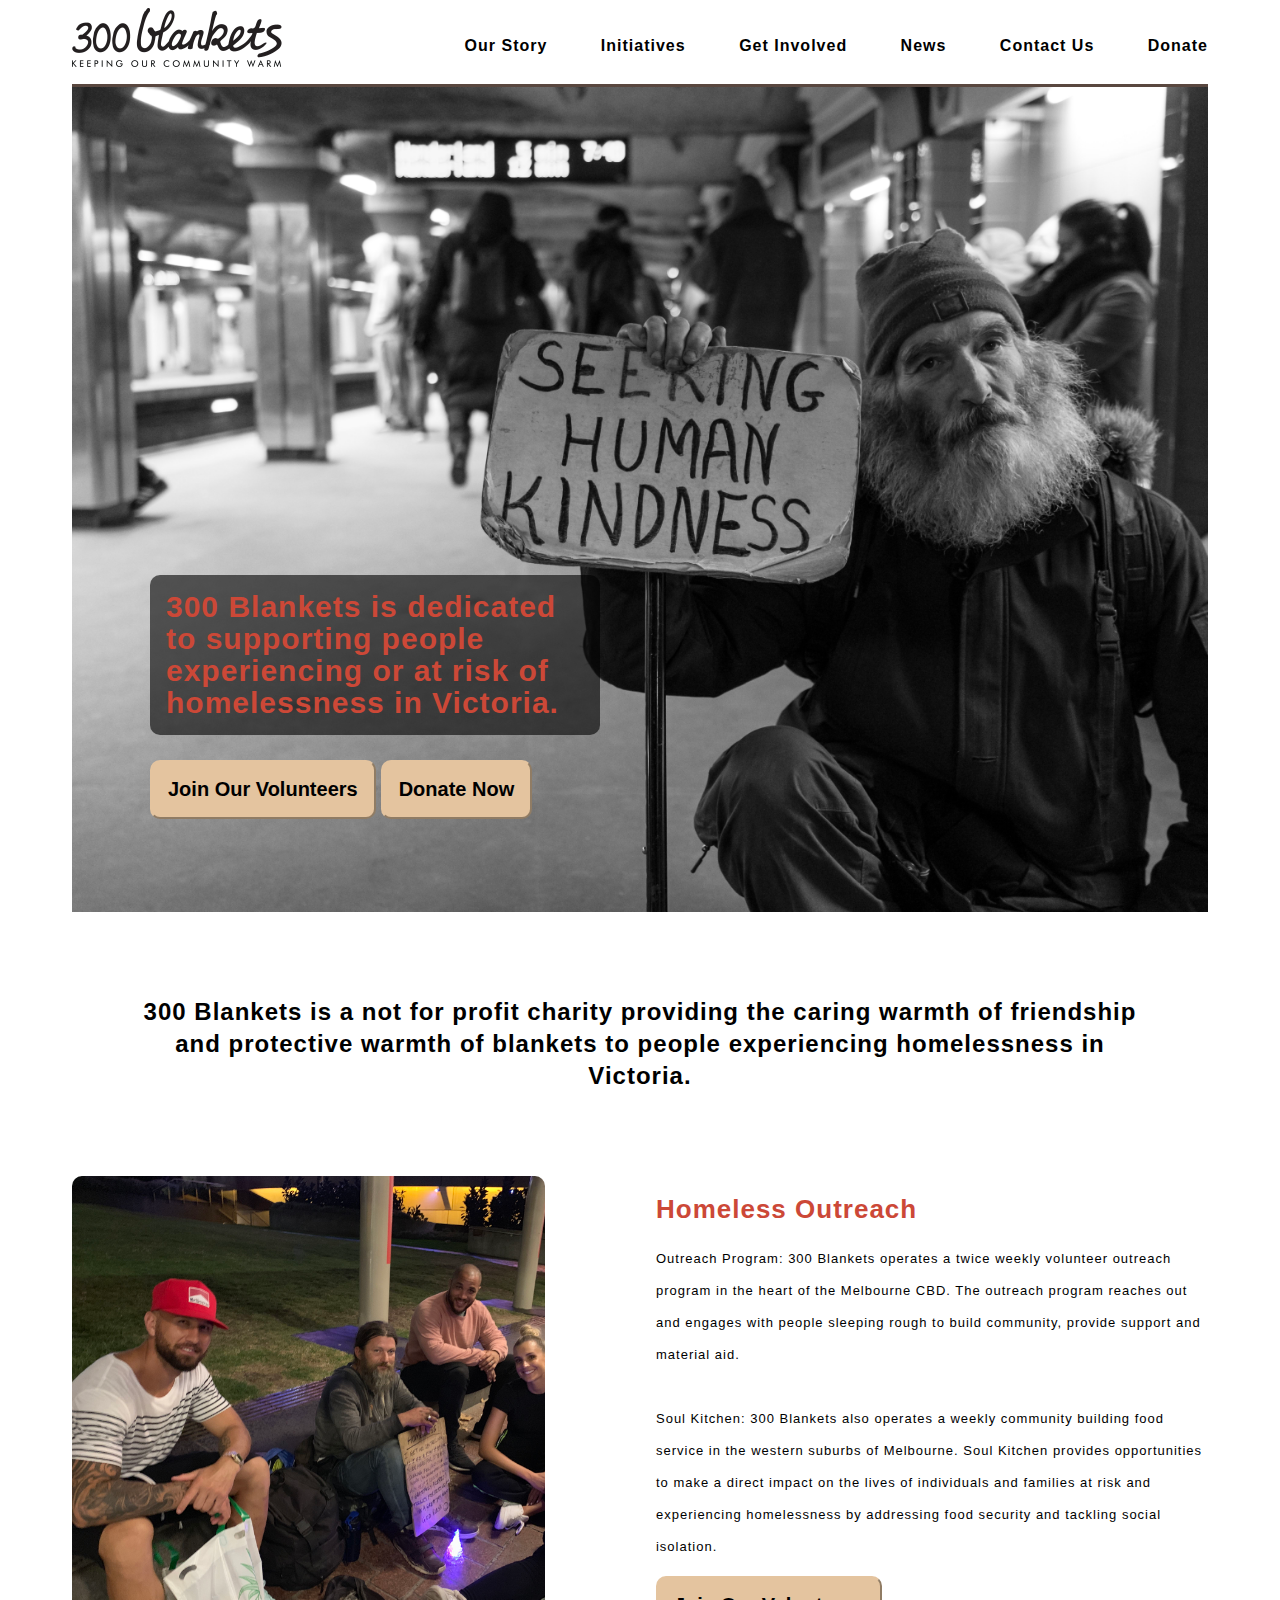
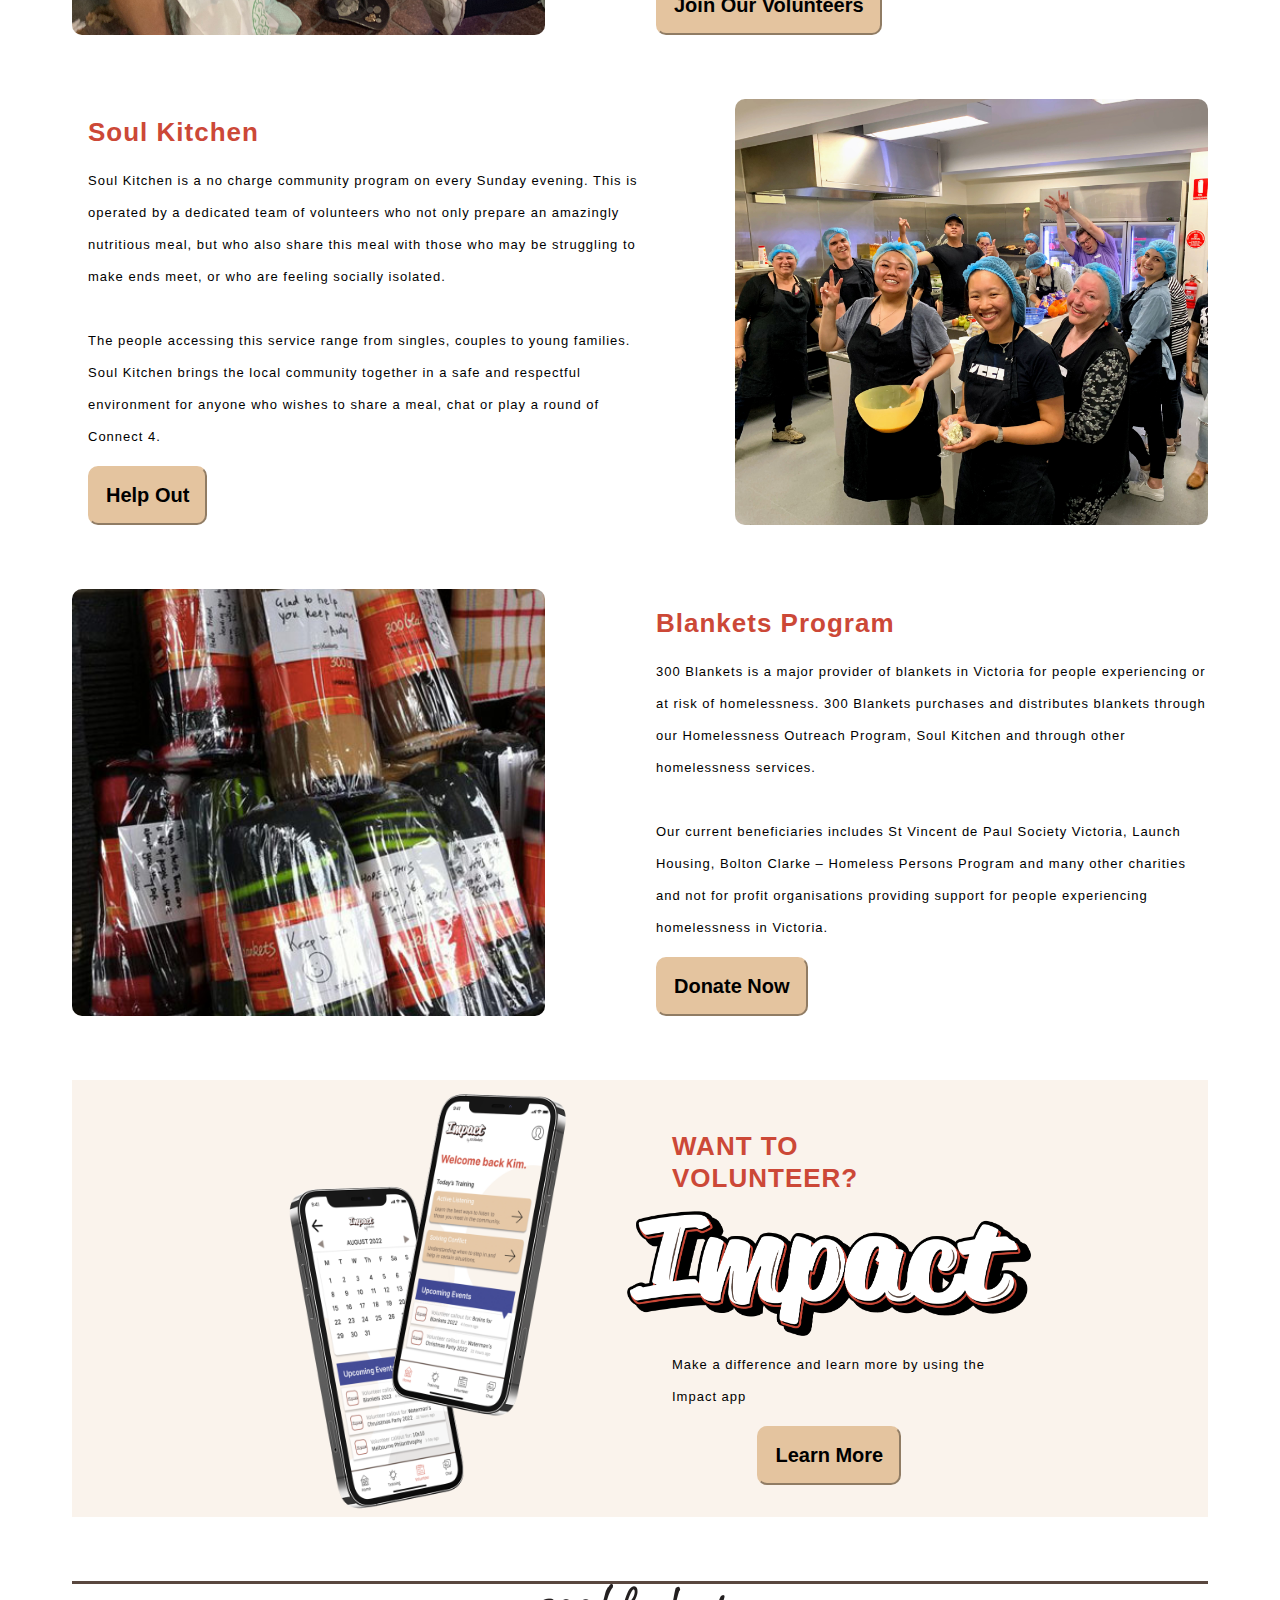
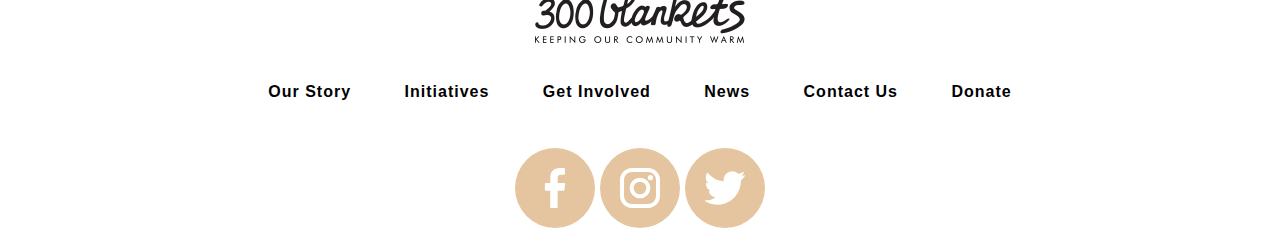
<file: index.html>
<!DOCTYPE html>
<html lang="en">
<head>
    <meta charset="UTF-8">
    <meta http-equiv="X-UA-Compatible" content="IE=edge">
    <meta name="viewport" content="width=device-width, initial-scale=1.0">
    <link rel="stylesheet" href="./css/style.css">
    <title>300 Blankets</title>
</head>
<body>
    <header>
        <div class="nav-bar">
            <!-- <div class="logo"></div> -->
            <img class= "logo" src="./images/300-Blankets-logo.png" alt="300 Blankets Logo">
            <div class="nav-links">
                <a class="our-story" href="#">Our Story</a>
                <a class="initiatives" href="#">Initiatives</a>
                <a class="get-involved" href="#">Get Involved</a>
                <a class="news" href="#">News</a>
                <a class="contact-us" href="#">Contact Us</a>
                <a class="donate" href="#">Donate</a>
            </div>
            <img class="burger" src="./images/menu-1.svg" alt="Burger Menu">
        </div>
    </header>

    <section>
        <div class="hero-image"></div>
        <div class="hero-content">
            <div class="text-bg">
                <h2 class="hero-text">300 Blankets is 
                    dedicated to supporting
                    people experiencing or at 
                    risk of homelessness in Victoria.</h2>
            </div>
            <button class="main-button">Join Our Volunteers</button>
            <button class="main-button">Donate Now</button>
        </div>
    </section>

    <div class="tag-line">
        <h2>300 Blankets is a not for profit charity providing the caring warmth 
        of friendship and protective warmth of blankets to people experiencing 
        homelessness in Victoria.</h2>
    </div>

    <section id="grid">
        <div class="grid-image-1"></div>
        <div class="info-1">
            <h1 class="header">Homeless Outreach</h1>
            <p>Outreach Program: 300 Blankets operates a twice weekly 
                volunteer outreach program in the heart of the Melbourne 
                CBD. The outreach program reaches out and engages with 
                people sleeping rough to build community, provide support 
                and material aid.<br><br>

                Soul Kitchen: 300 Blankets also operates a weekly community 
                building food service in the western suburbs of Melbourne. 
                Soul Kitchen provides opportunities to make a direct impact 
                on the lives of individuals and families at risk and 
                experiencing homelessness by addressing food security and 
                tackling social isolation.</p>
                <button class="main-button">Join Our Volunteers</button>
        </div>
    </section>

    <section id="grid">
        <div class="info-2">
            <h1 class="header">Soul Kitchen</h1>
            <p>Soul Kitchen is a no charge community program on every Sunday 
                evening. This is operated by a dedicated team of volunteers who 
                not only prepare an amazingly nutritious meal, but who also 
                share this meal with those who may be struggling to make ends 
                meet, or who are feeling socially isolated.<Br><br>

                The people accessing this service range from singles, 
                couples to young families. Soul Kitchen brings the local 
                community together in a safe and respectful environment for 
                anyone who wishes to share a meal, chat or play a round of
                 Connect 4.</p>
                <button class="main-button">Help Out</button>
        </div>
        <div class="grid-image-2"></div>
    </section>

    <section id="grid">
        <div class="grid-image-3"></div>
        <div class="info-3">
            <h1 class="header">Blankets Program</h1>
            <p>300 Blankets is a major provider of blankets in Victoria for 
                people experiencing or at risk of homelessness. 300 Blankets 
                purchases and distributes blankets through our Homelessness 
                Outreach Program, Soul Kitchen and through other homelessness 
                services. <br><br>

                Our current beneficiaries includes St Vincent de Paul Society 
                Victoria, Launch Housing, Bolton Clarke – Homeless Persons 
                Program and many other charities and not for profit organisations
                 providing support for people experiencing homelessness in 
                 Victoria.</p>
                <button class="main-button">Donate Now</button>
        </div>
    </section>

    <section id="banner">
        <div class="banner-image"></div>
        <div class="banner-info">
            <h1>WANT TO VOLUNTEER?</h1>
            <img class="impact-logo" src="./images/impact-logo.png" alt="Impact Logo">
            <p>Make a difference and learn more by using the Impact app</p>
            <a href="./impact.html">
                <button class="main-button">Learn More</button>
            </a>
        </div>
    </section>
   
    
    <footer id="footer">
        <img src="./images/300-Blankets-logo.png" alt="300 Blankets Logo">
        <div class="footer-links">
            <a class="our-story-footer" href="#">Our Story</a>
            <a class="initiatives-footer" href="#">Initiatives</a>
            <a class="get-involved-footer" href="#">Get Involved</a>
            <a class="news-footer" href="#">News</a>
            <a class="contact-us-footer" href="#">Contact Us</a>
            <a class="donate-footer" href="#">Donate</a>
        </div>
        <div class="social-links">
            <img class="facebook" src="./images/001-facebook.svg" alt="Facebook">
            <img class="instagram" src="./images/005-instagram.svg" alt="Instagram">
            <img class="twitter" src="./images/002-twitter.svg" alt="Twitter">
        </div>
    </footer>
</body>
</html>
</file>
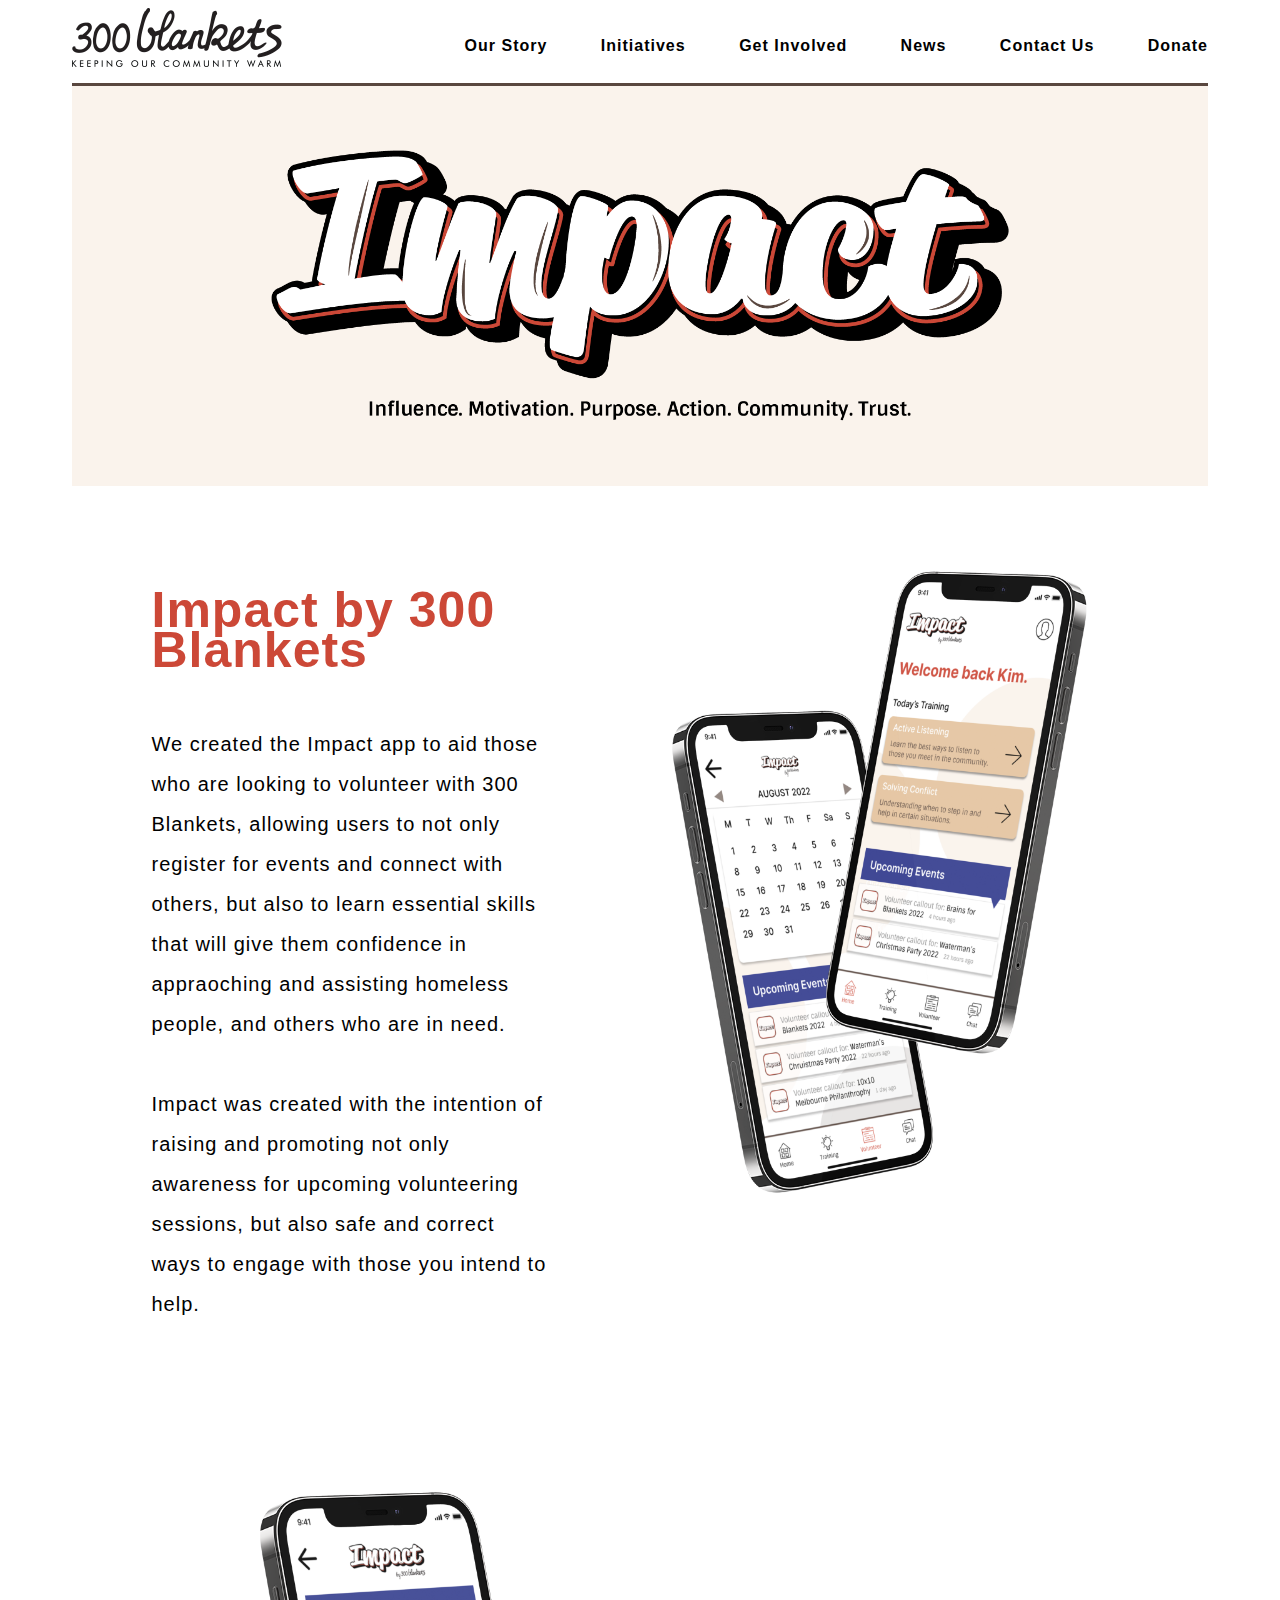
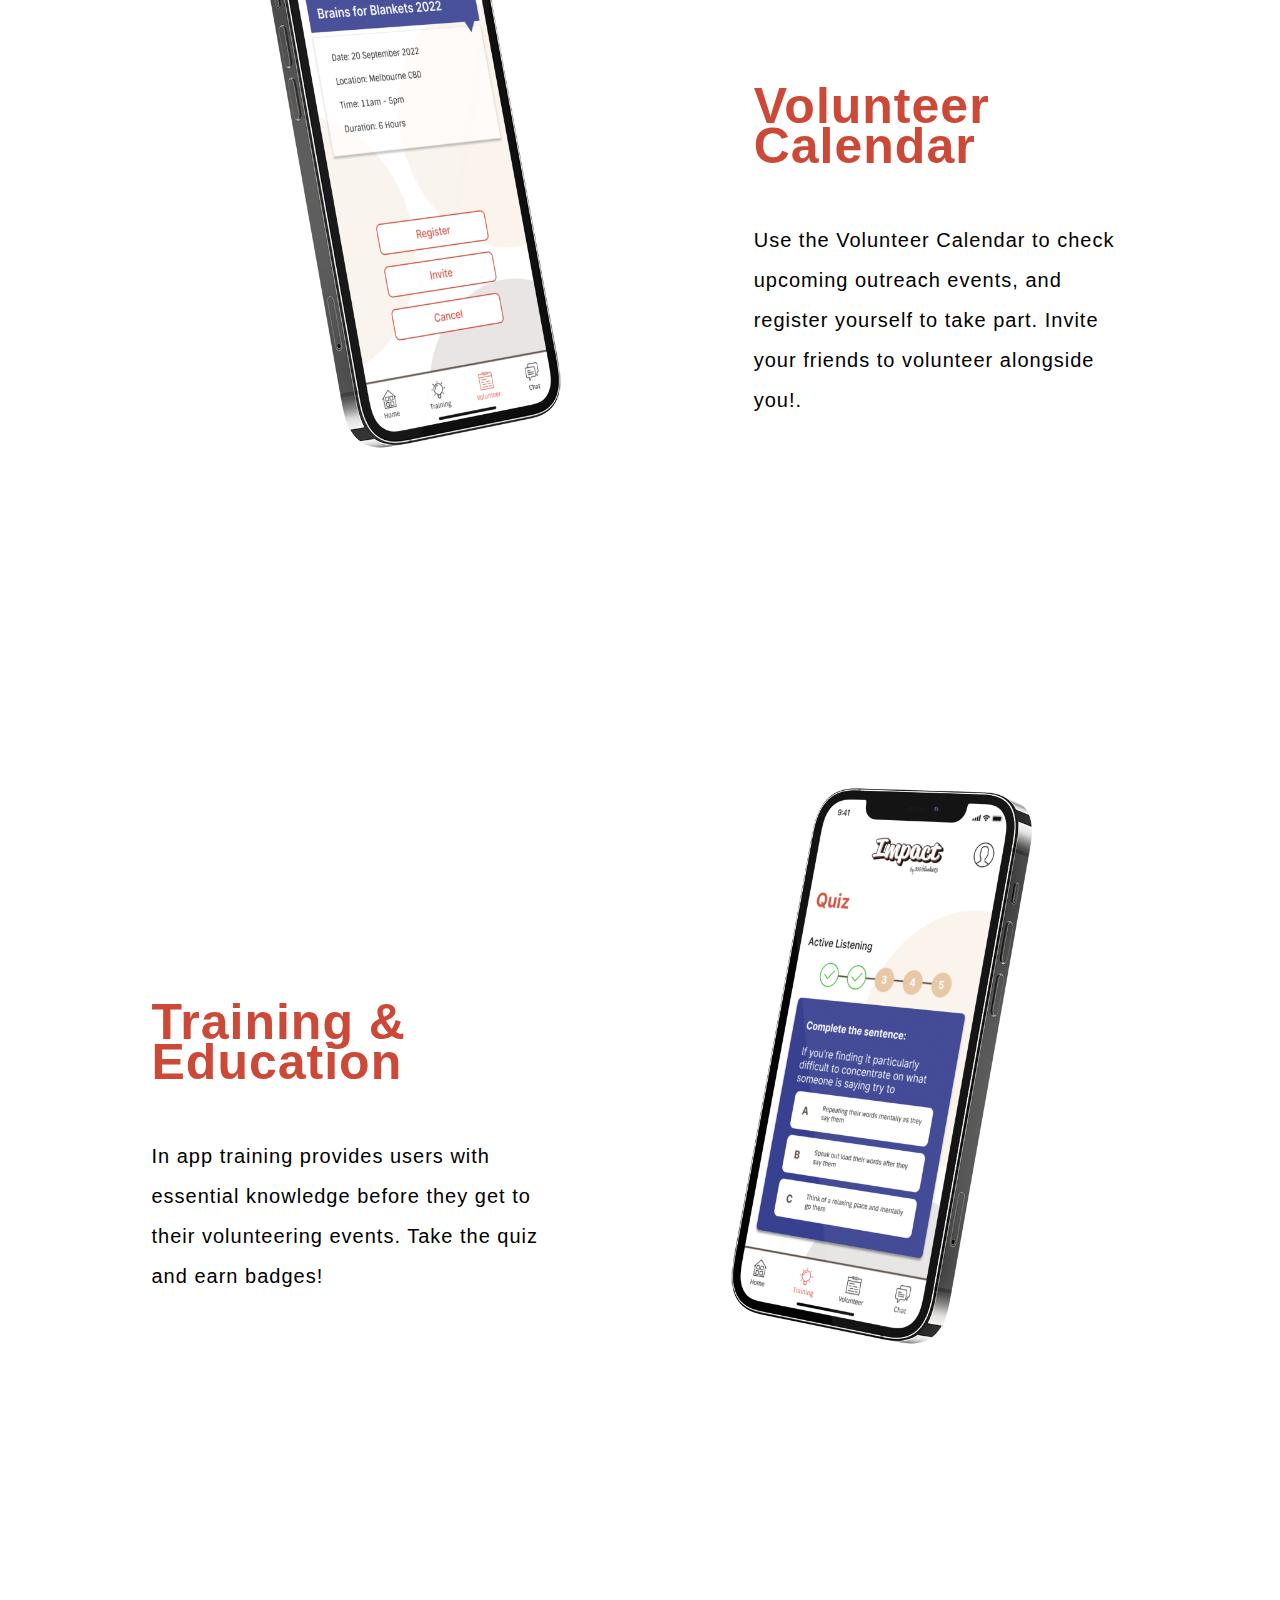
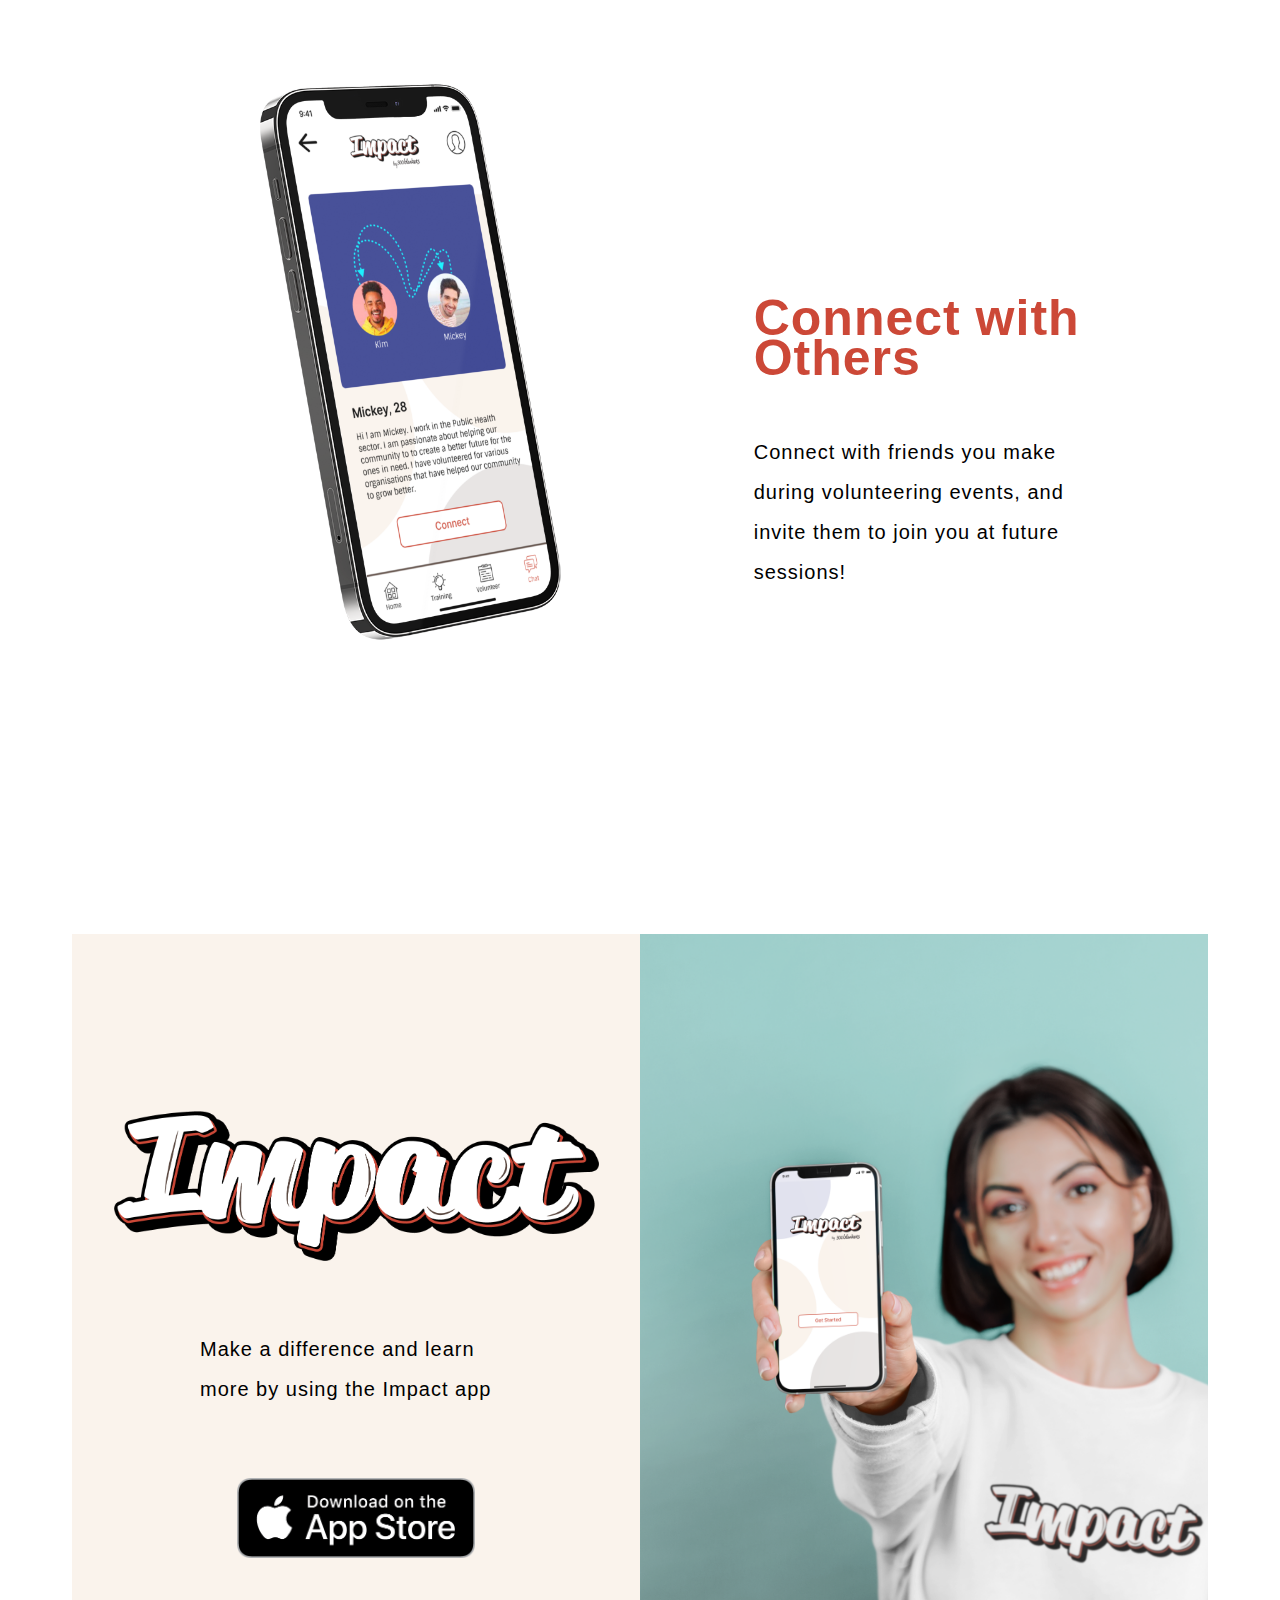
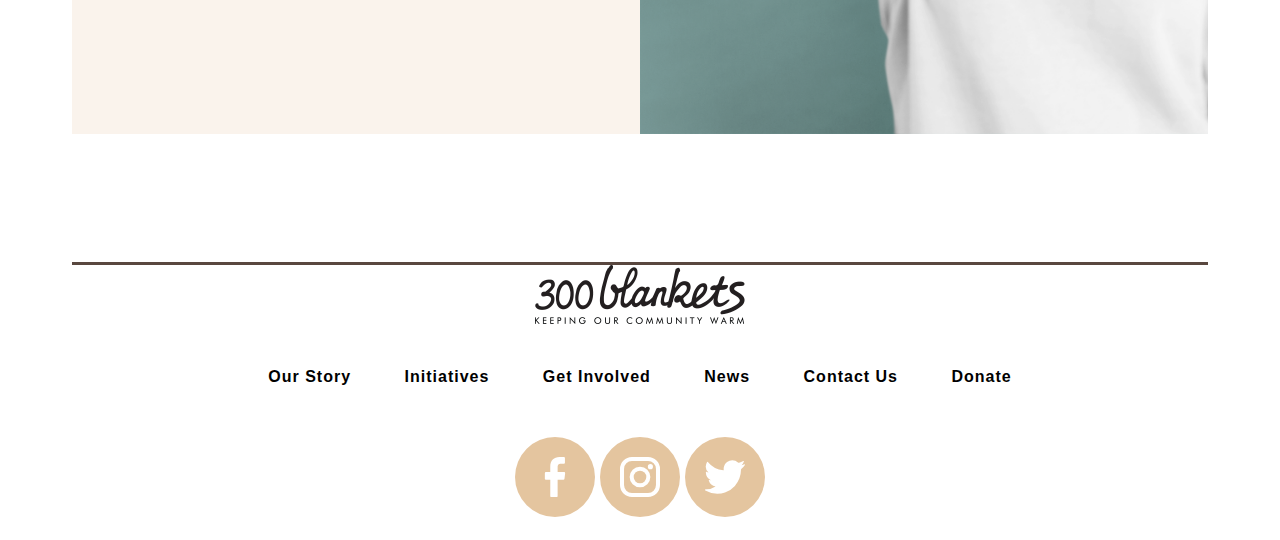
<file: impact.html>
<!DOCTYPE html>
<html lang="en">
<head>
    <meta charset="UTF-8">
    <meta http-equiv="X-UA-Compatible" content="IE=edge">
    <meta name="viewport" content="width=device-width, initial-scale=1.0">
    <link rel="stylesheet" href="./css/impact.css">
    <title>Impact by 300 Blankets</title>
</head>
<body>
    <header>
        <div class="nav-bar">
            <!-- <div class="logo"></div> -->
            <a href="./index.html">
                <img class= "logo" src="./images/300-Blankets-logo.png" alt="300 Blankets Logo">
            </a>
            <div class="nav-links">
                <a class="our-story" href="#">Our Story</a>
                <a class="initiatives" href="#">Initiatives</a>
                <a class="get-involved" href="#">Get Involved</a>
                <a class="news" href="#">News</a>
                <a class="contact-us" href="#">Contact Us</a>
                <a class="donate" href="#">Donate</a>
            </div>
            <img class="burger" src="./images/menu-1.svg" alt="Burger Menu">
        </div>
    </header>

    <section id="hero">
        <img class="hero-image" src="./images/impact-logo-2.png" alt="Impact Logo">
    </section>
    
    <section id="grid">
        <div class="info-left">
            <h1 class="header">Impact by 300 Blankets</h1>
            <p class="p-info">We created the Impact app to aid those who are looking to 
                volunteer with 300 Blankets, allowing users to not only 
                register for events and connect with others, but also to 
                learn essential skills that will give them confidence in 
                appraoching and assisting homeless people, and others who 
                are in need.<Br><br>

                Impact was created with the intention of raising and 
                promoting not only awareness for upcoming volunteering 
                sessions, but also safe and correct ways to engage with 
                those you intend to help.</p>
        </div>
        <div class="grid-image-right"></div>
    </section>

    <section id="grid">
        <div class="grid-image-left"></div>
        <div class="info-right">
            <h1 class="header">Volunteer Calendar</h1>
            <p class="p-info">Use the Volunteer Calendar to check upcoming outreach 
                events, and register yourself to take part. Invite your 
                friends to volunteer alongside you!.</p>
        </div>
    </section>

    <section id="grid">
        <div class="info-left">
            <h1 class="header">Training & Education</h1>
            <p class="p-info">In app training provides users with essential 
                knowledge before they get to their volunteering events. Take 
                the quiz and earn badges!</p>
        </div>
        <div class="grid-image-right-2"></div>
    </section>

    <section id="grid">
        <div class="grid-image-left-2"></div>
        <div class="info-right">
            <h1 class="header">Connect with Others</h1>
            <p class="p-info">Connect with friends you make during volunteering 
                events, and invite them to join you at future sessions! </p>
        </div>
    </section>

    <section id="grid">
        <div class="left">
            <img class="logo-bottom" src="./images/impact-logo.png" alt="Impact Logo">
            <p class="p-info">Make a difference and learn more by using the Impact
                app</p>
            <img class="apple-store" src="./images/apple-store.png" alt="Download Apple Store">
        </div>
        <div class="person-mock"></div>
    </section>

    <footer id="footer">
        <img src="./images/300-Blankets-logo.png" alt="300 Blankets Logo">
        <div class="footer-links">
            <a class="our-story-footer" href="#">Our Story</a>
            <a class="initiatives-footer" href="#">Initiatives</a>
            <a class="get-involved-footer" href="#">Get Involved</a>
            <a class="news-footer" href="#">News</a>
            <a class="contact-us-footer" href="#">Contact Us</a>
            <a class="donate-footer" href="#">Donate</a>
        </div>
        <div class="social-links">
            <img class="facebook" src="./images/001-facebook.svg" alt="Facebook">
            <img class="instagram" src="./images/005-instagram.svg" alt="Instagram">
            <img class="twitter" src="./images/002-twitter.svg" alt="Twitter">
        </div>
    </footer>

</body>
</html>
</file>
<file: css/style.css>
* {
    box-sizing: border-box;
}

:root {
    line-height: 2.5rem;
    letter-spacing: 1px;
}

html {
    margin-left: 4rem;
    margin-right: 4rem;
}

h1 {
    font-family: Inter, Arial, sans-serif;
    color: #CC4837;
}

p {
    font-family: Sintony, Helvetica, sans-serif;
}

@media only screen and (max-width: 1400px){
    :root{
        line-height: 2rem;
    }
}

@media only screen and (max-width: 1200px){
    html {
        margin-left: 0rem;
        margin-right: 0rem;
    }
}

/* Nav START */

.nav-bar {
    display: flex;
    justify-content: space-between;
    align-items: center;
    border-bottom: solid #59473F 3px;
}

header > div > .logo {
    min-width: 15%;
    height: auto;
    padding-bottom: 1rem;
    min-height: 75px;
}

.nav-links {
    font-family: Inter, Arial, sans-serif;
    font-weight: bold;
}

.our-story {
    padding-right: 3rem;
    text-decoration: none;
    color: black;
    background-color: white;
}

.our-story:hover {
    color: #CC4837;
}

.initiatives {
    padding-right: 3rem;
    text-decoration: none;
    color: black;
}

.initiatives:hover {
    color: #CC4837;
}

.get-involved {
    padding-right: 3rem;
    text-decoration: none;
    color: black;
}

.get-involved:hover {
    color: #CC4837;
}

.news {
    padding-right: 3rem;
    text-decoration: none;
    color: black;
}

.news:hover {
    color: #CC4837;
}

.contact-us {
    padding-right: 3rem;
    text-decoration: none;
    color: black;
}

.contact-us:hover {
    color: #CC4837;
}

.donate {
    text-decoration: none;
    color: black;
}

.donate:hover {
    color: #CC4837;
}

.burger {
    width: auto;
    height: 50px;
    display: none;
}

@media only screen and (max-width: 1200px){
    .burger{
        display: block;
    }

    .nav-links{
        display: none;
    }
}

/* Hero START */

.hero-image {
    background-image: url("../images/unsplash-3.jpg");
    background-size: cover;
    min-height: 825px;
    width: auto;
    position: relative;
    top: 0;
    left: 0;
}

.hero-content {
    position: absolute;
    top: 550px;
    left: 150px;
}

.text-bg {
    background: rgba(0, 0, 0, .6);
    max-width: 450px;
    border-radius: 10px;
    transform: translateY(2);
}

.hero-text {
    color: #CC4837;
    font-family: Inter, Arial, sans-serif;
    font-size: 30px;
    padding: 1rem;
}

.main-button {
    font-family: Inter, Arial, sans-serif;
    font-size: 20px;
    font-weight: bold;
    padding: 1rem;
    border-radius: 10px;
    border-color: #E4C49F;
    background-color: #E4C49F;
    cursor: pointer;
}

.main-button:hover {
    background-color: #CC4837;
    color: white;
}

@media only screen and (max-width: 1200px){
    .hero-image{
        min-height: 500px;
    }

    .hero-content{
        top: 200px;
        left: 75px;
    }

    .text-bg{
        max-width: 300px;
    }

    .hero-text{
        font-size: 20px;
    }

    .main-button{
        font-size: 15px;
        padding: 0.5rem;
    }
}

@media only screen and (max-width: 800px){
    .hero-image{
        min-height: 300px;
    }

    .hero-content{
        top: 125px;
        left: 50px;
    }

    .text-bg{
        max-width: 250px;
    }

    .hero-text{
        font-size: 15px;
    }
}

/*Hero END */

/* Grids START */

.tag-line {
    display: flex;
    justify-content: center;
    align-items: center;
    text-align: center;
    font-family: Inter, Arial, sans-serif;
    padding: 4rem;
}

#grid {
    display: grid;
    grid-template-columns: repeat(12, 1fr);
    padding-bottom: 4rem;
}

.grid-image-1 {
    grid-column: 1 / 6;
    background-image: url("../images/outreach.jpg");
    background-size: cover;
    max-height: 500px;
    border-radius: 10px;
}

.info-1 {
    grid-column: 7 / 13;
    padding-left: 1rem;
}

.grid-image-2 {
    grid-column: 8 / 13;
    background-image: url("../images/soul-kitchen.jpg");
    background-size: cover;
    max-height: 500px;
    border-radius: 10px;
}

.info-2 {
    grid-column: 1 / 7;
    padding-left: 1rem;
}

.grid-image-3 {
    grid-column: 1 / 6;
    background-image: url("../images/blankets.jpg");
    background-size: cover;
    max-height: 500px;
    border-radius: 10px;
}

.info-3 {
    grid-column: 7 / 13;
    padding-left: 1rem;
}

@media only screen and (max-width: 1400px){
    .info-1{
        font-size: small;
    }

    .info-2{
        font-size: small;
    }

    .info-3{
        font-size: small;
    }
}

@media only screen and (max-width: 1000px){
    .tag-line{
        font-size: small;
    }

    .grid-image-1{
        grid-column: span 12;
        margin: 0 auto;
        height: 500px;
        width: 750px;
    }
    
    .info-1{
        grid-column: span 12;
    }

    .grid-image-2{
        grid-column: span 12;
        margin: 0 auto;
        height: 500px;
        width: 750px;
    }

    .info-2{
        grid-column: span 12;
        padding-bottom: 4rem;
    }

    .grid-image-3{
        grid-column: span 12;
        margin: 0 auto;
        height: 500px;
        width: 750px;
    }

    .info-3{
        grid-column: span 12;
    }
}

@media only screen and (max-width: 800px){

    .tag-line{
        padding: 1rem;
        font-size: smaller;
    }

    .grid-image-1{
        margin: 0 auto;
        height: 300px;
        width: 450px;
    }
    
    .grid-image-2{
        margin: 0 auto;
        height: 300px;
        width: 450px;
    }

    .grid-image-3{
        margin: 0 auto;
        height: 300px;
        width: 450px;
    }
}

/* Grids END */

/* Banner START */

#banner {
    background-color: rgba(228, 196, 159, 20%);
    display: grid;
    grid-template-columns: repeat(12, 1fr);
    position: relative;
    top: 0px;
    left: 0px;
    z-index: 1;
}

.banner-image {
    grid-column: 3 / 7;
    background-image: url("../images/banner-mock.png");
    background-size: contain;
    background-repeat: no-repeat;
    min-height: 600px;
    width: auto;
    /* position: relative;
    top: 100px;
    left: 200px;
    bottom: 100px;
    z-index: 2; */
}

.banner-info {
    grid-column: 7 / 11;
    display: flex;
    flex-direction: column;
    justify-content: center;
    align-items: center;
    padding: 2rem;
}

.impact-logo {
    width: auto;
    height: 200px;
}

@media only screen and (max-width: 1600px){
    .impact-logo{
        height: 150px;
    }
}

@media only screen and (max-width: 1400px){
    .banner-image{
        min-height: 400px;
    }

    .banner-info{
        font-size: small;
    }

    .impact-logo{
        height: 125px;
    }
}

@media only screen and (max-width: 1000px){
    .banner-image{
        grid-column: 2 / 6;
    }

    .banner-info{
        grid-column: 8 / 12;
    }
}

@media only screen and (max-width: 800px){
    .banner-image{
        grid-column: span 12;
        margin: 0 auto;
        height: 500px;
        width: 375px;
    }

    .banner-info{
        grid-column: span 12;
    }
}

/* Footer START */

#footer {
    display: flex;
    justify-content: space-between;
    align-items: center;
    border-top: solid #59473F 3px;
    margin-top: 4rem;
}

.social-links {
    padding-top: 0.5rem;
}

.facebook {
    filter: invert(83%) sepia(35%) saturate(335%) hue-rotate(341deg) brightness(95%) contrast(88%);
}

.facebook:hover {
    filter: invert(36%) sepia(68%) saturate(1010%) hue-rotate(331deg) brightness(92%) contrast(89%);
}

.instagram {
    filter: invert(83%) sepia(35%) saturate(335%) hue-rotate(341deg) brightness(95%) contrast(88%);
}

.instagram:hover {
    filter: invert(36%) sepia(68%) saturate(1010%) hue-rotate(331deg) brightness(92%) contrast(89%);
}

.twitter {
    filter: invert(83%) sepia(35%) saturate(335%) hue-rotate(341deg) brightness(95%) contrast(88%);
}

.twitter:hover {
    filter: invert(36%) sepia(68%) saturate(1010%) hue-rotate(331deg) brightness(92%) contrast(89%);
}

.footer-links {
    font-family: Inter, Arial, sans-serif;
    font-weight: bold;
}

.our-story-footer {
    padding-right: 3rem;
    text-decoration: none;
    color: black;
}

.our-story-footer:hover {
    color: #CC4837;
}

.initiatives-footer {
    padding-right: 3rem;
    text-decoration: none;
    color: black;
}

.initiatives-footer:hover {
    color: #CC4837;
}

.get-involved-footer {
    padding-right: 3rem;
    text-decoration: none;
    color: black;
}

.get-involved-footer:hover {
    color: #CC4837;
}

.news-footer {
    padding-right: 3rem;
    text-decoration: none;
    color: black;
}

.news-footer:hover {
    color: #CC4837;
}

.contact-us-footer {
    padding-right: 3rem;
    text-decoration: none;
    color: black;
}

.contact-us-footer:hover {
    color: #CC4837;
}

.donate-footer {
    text-decoration: none;
    color: black;
}

.donate-footer:hover {
    color: #CC4837;
}

@media only screen and (max-width: 1400px){
    #footer{
        flex-direction: column;
    }

    .footer-links{
        padding: 2rem;
    }
}

/* Footer END */
</file>
<file: css/impact.css>
* {
    box-sizing: border-box;
}

:root {
    line-height: 2.5rem;
    letter-spacing: 1px;
}

html {
    margin-left: 4rem;
    margin-right: 4rem;
}

h1 {
    font-family: Inter, Arial, sans-serif;
    color: #CC4837;
}

p {
    font-family: Sintony, Helvetica, sans-serif;
}

/* Nav START */

.nav-bar {
    display: flex;
    justify-content: space-between;
    align-items: center;
    border-bottom: solid #59473F 3px;
}

header > div > .logo {
    min-width: 15%;
    height: auto;
    padding-bottom: 1rem;
    min-height: 75px;
}

@media only screen and (max-width: 1400px){
    /* :root{
        line-height: 2rem;
    } */
}

@media only screen and (max-width: 1200px){
    html {
        margin-left: 0rem;
        margin-right: 0rem;
    }
}

.nav-links {
    font-family: Inter, Arial, sans-serif;
    font-weight: bold;
}

.our-story {
    padding-right: 3rem;
    text-decoration: none;
    color: black;
    background-color: white;
}

.our-story:hover {
    color: #CC4837;
}

.initiatives {
    padding-right: 3rem;
    text-decoration: none;
    color: black;
}

.initiatives:hover {
    color: #CC4837;
}

.get-involved {
    padding-right: 3rem;
    text-decoration: none;
    color: black;
}

.get-involved:hover {
    color: #CC4837;
}

.news {
    padding-right: 3rem;
    text-decoration: none;
    color: black;
}

.news:hover {
    color: #CC4837;
}

.contact-us {
    padding-right: 3rem;
    text-decoration: none;
    color: black;
}

.contact-us:hover {
    color: #CC4837;
}

.donate {
    text-decoration: none;
    color: black;
}

.donate:hover {
    color: #CC4837;
}

.burger {
    width: auto;
    height: 50px;
    display: none;
}

@media only screen and (max-width: 1200px){
    .burger{
        display: block;
    }

    .nav-links{
        display: none;
    }
}

/* Hero START */

#hero {
    background-color: rgba(228, 196, 159, 20%);
    display: flex;
    justify-content: center;
    align-items: center;
    margin-bottom: 4rem;
}

.hero-image {
    padding: 4rem;
    margin: 0 auto;
    height: 600px;
    width: auto;
}

@media only screen and (max-width: 1600px){
    .hero-image{
        margin: 0 auto;
        height: 400px;
        width: auto;
    }
}

@media only screen and (max-width: 1000px){
    .hero-image{
        margin: 0 auto;
        height: 300px;
        width: auto;
    }
}

@media only screen and (max-width: 650px){
    .hero-image{
        margin: 0 auto;
        height: 250px;
        width: auto;
    }
}

/* Hero END */

/* Grids START */

#grid {
    display: grid;
    grid-template-columns: repeat(12, 1fr);
    padding-bottom: 4rem;
    margin-top: 2rem;
}

.info-left {
    grid-column: 2 / 7;
    display: flex;
    flex-direction: column;
    justify-content: center;
}

.grid-image-right {
    grid-column: 8 / 12;
    background-image: url("../images/banner-mock.png");
    background-size: contain;
    background-repeat: no-repeat;
    min-height: 800px;
}

.header {
    font-size: 50px;
}

.p-info {
    font-size: 20px;
}

.info-right {
    grid-column: 8 / 12;
    display: flex;
    flex-direction: column;
    justify-content: center;
}

.grid-image-left {
    grid-column: 2 / 7;
    background-image: url("../images/calendar-mock-up.png");
    background-size: contain;
    background-repeat: no-repeat;
    min-height: 800px;
}

.grid-image-right-2 {
    grid-column: 8 / 12;
    background-image: url("../images/quiz-mock.png");
    background-size: contain;
    background-repeat: no-repeat;
    min-height: 800px;
}

.grid-image-left-2 {
    grid-column: 2 / 7;
    background-image: url("../images/chat-mock-3.png");
    background-size: contain;
    background-repeat: no-repeat;
    min-height: 800px;
}

@media only screen and (max-width:1400px){
    .grid-image-right{
        margin: 0 auto;
        height: auto;
        width: 500px;
    }

    .grid-image-right-2{
        margin: 0 auto;
        height: auto;
        width: 500px;
    }

    .grid-image-left{
        margin: 0 auto;
        height: auto;
        width: 500px;
    }

    .grid-image-left-2{
        margin: 0 auto;
        height: auto;
        width: 500px;
    }
}

@media only screen and (max-width: 1200px){
    #grid{
        padding-bottom: 2rem;
        margin-top: 0rem;
    }

    .grid-image-right{
        grid-column: span 12;
    }

    .grid-image-right-2{
        grid-column: span 12;
    }

    .grid-image-left{
        grid-column: span 12;
    }

    .grid-image-left-2{
        grid-column: span 12;
    }

    .info-left{
        grid-column: span 12;
    }

    .info-right{
        grid-column: span 12;
    }
}

/* Grids END */

/* Lower banner START */

.left {
    grid-column: 1 / 7;
    background-color: rgba(228, 196, 159, 20%);
    display: flex;
    flex-direction: column;
    justify-content: space-evenly;
    align-items: center;
    padding: 8rem;
}

.logo-bottom {
    width: auto;
    height: 200px;
}

.apple-store {
    width: auto;
    height: 80px;
}

.person-mock {
    grid-column: 7 / 13;
    background-image: url("../images/splash-mock.png");
    background-size: cover;
    min-height: 800px;
}

@media only screen and (max-width:1550px){
    .logo-bottom{
        height: 150px;
    }
}

@media only screen and (max-width:1200px){
    .left{
        grid-column: span 12;
    }

    .person-mock{
        grid-column: span 12;
    }
}

@media only screen and (max-width:800px){
    .logo-bottom{
        height: 100px;
    }

    .apple-store{
        height: 60px;
    }
}

/* Lower banner END */

/* Footer START */

#footer {
    display: flex;
    justify-content: space-between;
    align-items: center;
    border-top: solid #59473F 3px;
    margin-top: 4rem;
}

.social-links {
    padding-top: 0.5rem;
}

.facebook {
    filter: invert(83%) sepia(35%) saturate(335%) hue-rotate(341deg) brightness(95%) contrast(88%);
}

.facebook:hover {
    filter: invert(36%) sepia(68%) saturate(1010%) hue-rotate(331deg) brightness(92%) contrast(89%);
}

.instagram {
    filter: invert(83%) sepia(35%) saturate(335%) hue-rotate(341deg) brightness(95%) contrast(88%);
}

.instagram:hover {
    filter: invert(36%) sepia(68%) saturate(1010%) hue-rotate(331deg) brightness(92%) contrast(89%);
}

.twitter {
    filter: invert(83%) sepia(35%) saturate(335%) hue-rotate(341deg) brightness(95%) contrast(88%);
}

.twitter:hover {
    filter: invert(36%) sepia(68%) saturate(1010%) hue-rotate(331deg) brightness(92%) contrast(89%);
}

.footer-links {
    font-family: Inter, Arial, sans-serif;
    font-weight: bold;
}

.our-story-footer {
    padding-right: 3rem;
    text-decoration: none;
    color: black;
}

.our-story-footer:hover {
    color: #CC4837;
}

.initiatives-footer {
    padding-right: 3rem;
    text-decoration: none;
    color: black;
}

.initiatives-footer:hover {
    color: #CC4837;
}

.get-involved-footer {
    padding-right: 3rem;
    text-decoration: none;
    color: black;
}

.get-involved-footer:hover {
    color: #CC4837;
}

.news-footer {
    padding-right: 3rem;
    text-decoration: none;
    color: black;
}

.news-footer:hover {
    color: #CC4837;
}

.contact-us-footer {
    padding-right: 3rem;
    text-decoration: none;
    color: black;
}

.contact-us-footer:hover {
    color: #CC4837;
}

.donate-footer {
    text-decoration: none;
    color: black;
}

.donate-footer:hover {
    color: #CC4837;
}

@media only screen and (max-width: 1400px){
    #footer{
        flex-direction: column;
    }

    .footer-links{
        padding: 2rem;
    }
}

/* Footer END */
</file>
